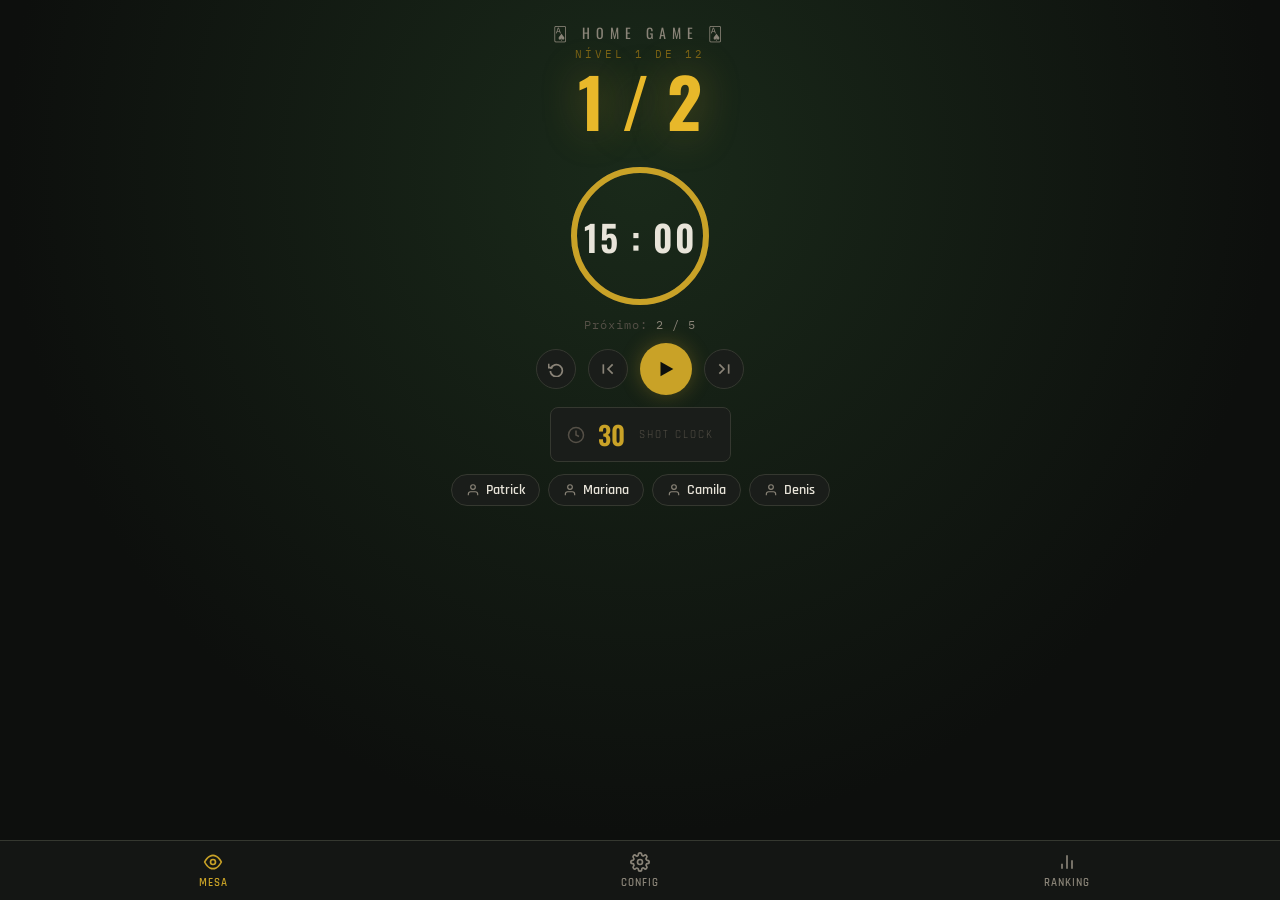
<file: index.html>
<!doctype html>
<html lang="pt-BR">
  <head>
    <meta charset="UTF-8" />
    <meta name="viewport" content="width=device-width, initial-scale=1.0" />
    <meta name="theme-color" content="#c9a227" />
    <meta name="application-name" content="Home Game Poker" />
    <meta name="apple-mobile-web-app-capable" content="yes" />
    <meta name="apple-mobile-web-app-status-bar-style" content="black-translucent" />
    <meta name="apple-mobile-web-app-title" content="Home Game Poker" />
    <link rel="manifest" href="manifest.json" />
    <link rel="icon" type="image/png" sizes="192x192" href="icon-192.png" />
    <link rel="apple-touch-icon" href="icon-192.png" />
    <title>Home Game Poker</title>
    <link
      href="https://fonts.googleapis.com/css2?family=Rajdhani:wght@400;500;600;700&family=Oswald:wght@400;600;700&family=IBM+Plex+Mono:wght@400;500&display=swap"
      rel="stylesheet"
    />
    <link rel="stylesheet" href="styles.css" />
  </head>
  <body>
    <!-- MESA PAGE START -->
    <div class="page active" id="page-mesa">
      <div id="mesa-center">
        <div class="title-bar">🂡 HOME GAME 🂡</div>
        <div class="level-label" id="level-label">NÍVEL 1 DE 12</div>
        <div class="blinds-display" id="blinds-display">1 / 2</div>
        <div class="ante-display" id="ante-display"></div>
        <div class="rebuy-alert" id="rebuy-alert">⛔ FIM DO RE-BUY</div>
        <div class="blind-message" id="blind-message"></div>

        <div class="clock-wrap">
          <svg class="clock-svg" viewBox="0 0 150 150">
            <circle class="clock-bg" cx="75" cy="75" r="66" />
            <circle
              class="clock-arc"
              cx="75"
              cy="75"
              r="66"
              id="clock-arc"
              stroke-dasharray="414.69"
              stroke-dashoffset="0"
            />
          </svg>
          <button
            class="next-blind-button"
            id="next-blind-btn"
            onclick="continueNextBlind()"
          >
            Próxima blind
          </button>
          <div class="clock-time" id="clock-time">15:00</div>
        </div>

        <div class="next-blind" id="next-blind">
          Próximo: <span>2 / 5</span>
        </div>

        <div class="controls">
          <button class="btn-ctrl" onclick="resetTimer()" title="Reiniciar">
            <svg
              viewBox="0 0 24 24"
              fill="none"
              stroke="currentColor"
              stroke-width="2.5"
            >
              <polyline points="1 4 1 10 7 10" />
              <path d="M3.51 15a9 9 0 1 0 .49-3.5" />
            </svg>
          </button>
          <button class="btn-ctrl" onclick="prevLevel()" title="Nível anterior">
            <svg
              viewBox="0 0 24 24"
              fill="none"
              stroke="currentColor"
              stroke-width="2.5"
            >
              <path d="M19 5l-7 7 7 7" />
              <line x1="5" y1="5" x2="5" y2="19" />
            </svg>
          </button>
          <button class="btn-play" id="btn-play" onclick="toggleTimer()">
            <svg id="icon-play" viewBox="0 0 24 24" fill="currentColor">
              <polygon points="6,4 20,12 6,20" />
            </svg>
            <svg
              id="icon-pause"
              viewBox="0 0 24 24"
              fill="currentColor"
              style="display: none"
            >
              <rect x="6" y="4" width="4" height="16" />
              <rect x="14" y="4" width="4" height="16" />
            </svg>
          </button>
          <button class="btn-ctrl" onclick="nextLevel()" title="Próximo nível">
            <svg
              viewBox="0 0 24 24"
              fill="none"
              stroke="currentColor"
              stroke-width="2.5"
            >
              <path d="M5 5l7 7-7 7" />
              <line x1="19" y1="5" x2="19" y2="19" />
            </svg>
          </button>
        </div>

        <div
          class="shot-clock-wrap"
          id="shot-clock-wrap"
          onclick="toggleShotClock()"
        >
          <svg
            viewBox="0 0 24 24"
            fill="none"
            stroke="currentColor"
            stroke-width="2"
            style="width: 18px; height: 18px; color: var(--text-muted)"
          >
            <circle cx="12" cy="12" r="10" />
            <polyline points="12 6 12 12 16 14" />
          </svg>
          <div class="shot-clock-num" id="shot-clock-num">30</div>
          <div class="shot-clock-label">SHOT CLOCK</div>
        </div>

        <div class="players-row" id="players-row"></div>
      </div>
    </div>

    <div class="interval-banner" id="interval-banner">
      <h2>☕ INTERVALO</h2>
      <p>
        PRÓXIMA BLIND:
        <span id="interval-next-blind" style="color: var(--gold)"></span>
      </p>
      <p
        id="interval-custom-text"
        style="
          color: var(--gold);
          font-size: 15px;
          text-align: center;
          margin-top: 10px;
          max-width: 340px;
          line-height: 1.5;
        "
      ></p>
      <button
        style="
          margin-top: 12px;
          background: var(--gold);
          border: none;
          color: var(--bg);
          padding: 10px 28px;
          border-radius: 8px;
          font-family: &quot;Rajdhani&quot;, sans-serif;
          font-size: 14px;
          font-weight: 700;
          letter-spacing: 2px;
          cursor: pointer;
        "
        onclick="skipInterval()"
      >
        CONTINUAR →
      </button>
    </div>

    <div class="champion-overlay" id="champion-overlay">
      <div class="champion-trophy">🏆</div>
      <p style="font-size: 14px; color: var(--text-muted); letter-spacing: 4px">
        CAMPEÃO
      </p>
      <h1 id="champion-name-overlay">—</h1>
      <button class="btn-close-champion" onclick="closeChampion()">
        FECHAR
      </button>
    </div>

    <div class="ctx-menu" id="ctx-menu">
      <div
        class="ctx-item gold"
        id="ctx-champion"
        onclick="ctxAction('champion')"
      >
        <svg viewBox="0 0 24 24" fill="currentColor">
          <path
            d="M12 2l2.4 7.4H22l-6.2 4.5 2.4 7.4L12 17.3l-6.2 4L8.2 13.9 2 9.4h7.6z"
          />
        </svg>
        Campeão
      </div>
      <div
        class="ctx-item danger"
        id="ctx-eliminate"
        onclick="ctxAction('eliminate')"
      >
        <svg
          viewBox="0 0 24 24"
          fill="none"
          stroke="currentColor"
          stroke-width="2"
        >
          <circle cx="12" cy="12" r="10" />
          <line x1="15" y1="9" x2="9" y2="15" />
          <line x1="9" y1="9" x2="15" y2="15" />
        </svg>
        Eliminar
      </div>
      <div
        class="ctx-item success"
        id="ctx-rebuy"
        onclick="ctxAction('rebuy')"
        style="display: none"
      >
        <svg
          viewBox="0 0 24 24"
          fill="none"
          stroke="currentColor"
          stroke-width="2"
        >
          <polyline points="17 1 21 5 17 9" />
          <path d="M3 11V9a4 4 0 0 1 4-4h14" />
          <polyline points="7 23 3 19 7 15" />
          <path d="M21 13v2a4 4 0 0 1-4 4H3" />
        </svg>
        Re-buy
      </div>
      <div
        class="ctx-item"
        id="ctx-restore"
        onclick="ctxAction('restore')"
        style="display: none"
      >
        <svg
          viewBox="0 0 24 24"
          fill="none"
          stroke="currentColor"
          stroke-width="2"
        >
          <polyline points="1 4 1 10 7 10" />
          <path d="M3.51 15a9 9 0 1 0 .49-3.5" />
        </svg>
        Restaurar
      </div>
    </div>
    <!-- MESA PAGE END -->

    <!-- CONFIG PAGE START -->
    <div class="page" id="page-config">
      <div class="page-header">CONFIGURAÇÕES</div>
      <div class="config-tabs">
        <button
          class="config-tab active"
          onclick="showConfigTab('blinds', this)"
        >
          BLINDS
        </button>
        <button class="config-tab" onclick="showConfigTab('jogadores', this)">
          JOGADORES
        </button>
        <button class="config-tab" onclick="showConfigTab('fichas', this)">
          FICHAS
        </button>
        <button class="config-tab" onclick="showConfigTab('sons', this)">
          SONS
        </button>
      </div>
      <div style="overflow-y: auto; flex: 1">
        <div class="config-panel active" id="panel-blinds">
          <div class="time-row">
            <label>TEMPO/NÍVEL (MIN)</label>
            <input
              type="number"
              id="level-time-input"
              value="15"
              min="1"
              max="120"
              style="max-width: 90px"
              oninput="updateLevelTime(this.value)"
            />
          </div>
          <div id="blinds-list"></div>
          <div class="add-row">
            <button class="btn-add-blind" onclick="addBlind()">
              <svg
                viewBox="0 0 24 24"
                fill="none"
                stroke="currentColor"
                stroke-width="2.5"
                style="width: 14px; height: 14px"
              >
                <line x1="12" y1="5" x2="12" y2="19" />
                <line x1="5" y1="12" x2="19" y2="12" />
              </svg>
              Nível
            </button>
            <button class="btn-add-interval" onclick="addInterval()">
              <svg
                viewBox="0 0 24 24"
                fill="none"
                stroke="currentColor"
                stroke-width="2.5"
                style="width: 14px; height: 14px"
              >
                <circle cx="12" cy="12" r="10" />
                <line x1="12" y1="8" x2="12" y2="12" />
                <line x1="12" y1="16" x2="12.01" y2="16" />
              </svg>
              Intervalo
            </button>
          </div>
        </div>
        <div class="config-panel" id="panel-jogadores">
          <div class="player-input-row">
            <input
              type="text"
              id="new-player-input"
              placeholder="Nome do jogador"
              onkeydown="if (event.key === 'Enter') addPlayer();"
            />
            <button class="btn-add-player" onclick="addPlayer()">+</button>
          </div>
          <div id="players-config-list"></div>
          <div class="player-count" id="player-count"></div>
        </div>
        <div class="config-panel" id="panel-fichas">
          <div class="chip-section-title">FICHAS DISPONÍVEIS (TOTAL)</div>
          <div id="chips-config-list"></div>
          <div class="stack-target-row">
            <label>STACK POR JOGADOR</label>
            <div
              style="
                display: flex;
                gap: 8px;
                align-items: center;
                margin-top: 6px;
              "
            >
              <input
                type="number"
                id="stack-target-input"
                min="0"
                style="
                  max-width: 140px;
                  background: var(--bg3);
                  border: 1px solid var(--border2);
                  color: var(--gold);
                  padding: 8px;
                  border-radius: 6px;
                  font-family: &quot;IBM Plex Mono&quot;, monospace;
                  font-size: 13px;
                "
                oninput="updateStackTarget(this.value)"
              />
              <div
                id="stack-per-player"
                style="
                  font-size: 13px;
                  color: var(--gold);
                  font-family: &quot;IBM Plex Mono&quot;, monospace;
                "
              ></div>
            </div>
          </div>
          <div class="stack-target-row" style="margin-top: 8px">
            <label>LIMITES DE USO DE FICHAS ALTAS</label>
            <div
              style="
                display: flex;
                gap: 8px;
                align-items: center;
                margin-top: 6px;
                flex-wrap: wrap;
              "
            >
              <div style="min-width: 180px">
                <div style="font-size: 12px; color: var(--text-muted)">
                  Usar fichas 500 a partir de
                </div>
                <input
                  type="number"
                  id="threshold-500-input"
                  min="0"
                  style="
                    max-width: 140px;
                    background: var(--bg3);
                    border: 1px solid var(--border2);
                    color: var(--gold);
                    padding: 8px;
                    border-radius: 6px;
                    font-family: &quot;IBM Plex Mono&quot;, monospace;
                    font-size: 13px;
                  "
                  onchange="updateThresholdUse500(this.value)"
                />
              </div>
              <div style="min-width: 180px">
                <div style="font-size: 12px; color: var(--text-muted)">
                  Usar fichas 1000 a partir de
                </div>
                <input
                  type="number"
                  id="threshold-1000-input"
                  min="0"
                  style="
                    max-width: 140px;
                    background: var(--bg3);
                    border: 1px solid var(--border2);
                    color: var(--gold);
                    padding: 8px;
                    border-radius: 6px;
                    font-family: &quot;IBM Plex Mono&quot;, monospace;
                    font-size: 13px;
                  "
                  onchange="updateThresholdUse1000(this.value)"
                />
              </div>
            </div>
          </div>
          <div class="chip-section-title">DISTRIBUIÇÃO POR JOGADOR</div>
          <table class="chip-dist-table">
            <thead>
              <tr>
                <th>FICHA</th>
                <th>P/JOGADOR</th>
                <th>USADAS</th>
                <th>RESERVA</th>
              </tr>
            </thead>
            <tbody id="chip-dist-tbody"></tbody>
          </table>
          <div class="reserva-total">
            <span
              style="
                font-size: 12px;
                color: var(--text-muted);
                letter-spacing: 1px;
              "
              >Reserva (rebuy + color up)</span
            >
            <span id="reserva-total-val">—</span>
          </div>
          <div class="reserva-total" style="margin-top: 8px; gap: 10px">
            <span
              style="
                font-size: 12px;
                color: var(--text-muted);
                letter-spacing: 1px;
              "
              >Retornos completos possíveis</span
            >
            <span id="retornos-possiveis">—</span>
          </div>
            <div
              id="test-results"
              style="margin-top: 12px; color: var(--text-dim); font-size: 13px"
            ></div>
          </div>
        </div>
        <div class="config-panel" id="panel-sons">
          <div class="sounds-section">
            <h3>SOM — FIM DE BLIND</h3>
            <div class="sound-chips" id="sound-blind-chips"></div>
          </div>
          <div class="sounds-section">
            <h3>SOM — SHOT CLOCK (30S)</h3>
            <div class="sound-chips" id="sound-shot-chips"></div>
          </div>
          <div class="sounds-section">
            <h3>SOM — CAMPEÃO</h3>
            <div class="sound-chips" id="sound-champion-chips"></div>
          </div>
        </div>
      </div>
    </div>
    <!-- CONFIG PAGE END -->

    <!-- RANKING PAGE START -->
    <div class="page" id="page-ranking">
      <div class="page-header">
        RANKING
        <span
          style="
            font-size: 13px;
            color: var(--text-muted);
            display: block;
            letter-spacing: 3px;
            font-family: &quot;Rajdhani&quot;, sans-serif;
            margin-top: 4px;
          "
          >Hall da Fama</span
        >
      </div>
      <div class="champion-input-row">
        <select id="victory-select">
          <option value="">Selecionar campeão...</option>
        </select>
        <button class="btn-victory" onclick="addVictory()">
          <svg
            viewBox="0 0 24 24"
            fill="currentColor"
            style="width: 16px; height: 16px"
          >
            <path
              d="M12 2l2.4 7.4H22l-6.2 4.5 2.4 7.4L12 17.3l-6.2 4L8.2 13.9 2 9.4h7.6z"
            />
          </svg>
          Vitória
        </button>
      </div>
      <div style="padding: 16px; flex: 1; overflow-y: auto">
        <div id="ranking-list"></div>
      </div>
    </div>
    <!-- RANKING PAGE END -->

    <!-- NAV MENU START -->
    <nav>
      <button class="active" onclick="showPage('mesa', this)">
        <svg
          viewBox="0 0 24 24"
          fill="none"
          stroke="currentColor"
          stroke-width="2"
        >
          <circle cx="12" cy="12" r="3" />
          <path d="M2 12s4-8 10-8 10 8 10 8-4 8-10 8-10-8-10-8z" />
        </svg>
        MESA
      </button>
      <button onclick="showPage('config', this)">
        <svg
          viewBox="0 0 24 24"
          fill="none"
          stroke="currentColor"
          stroke-width="2"
        >
          <circle cx="12" cy="12" r="3" />
          <path
            d="M19.4 15a1.65 1.65 0 0 0 .33 1.82l.06.06a2 2 0 0 1-2.83 2.83l-.06-.06a1.65 1.65 0 0 0-1.82-.33 1.65 1.65 0 0 0-1 1.51V21a2 2 0 0 1-4 0v-.09A1.65 1.65 0 0 0 9 19.4a1.65 1.65 0 0 0-1.82.33l-.06.06a2 2 0 0 1-2.83-2.83l.06-.06A1.65 1.65 0 0 0 4.68 15a1.65 1.65 0 0 0-1.51-1H3a2 2 0 0 1 0-4h.09A1.65 1.65 0 0 0 4.6 9a1.65 1.65 0 0 0-.33-1.82l-.06-.06a2 2 0 0 1 2.83-2.83l.06.06A1.65 1.65 0 0 0 9 4.68a1.65 1.65 0 0 0 1-1.51V3a2 2 0 0 1 4 0v.09a1.65 1.65 0 0 0 1 1.51 1.65 1.65 0 0 0 1.82-.33l.06-.06a2 2 0 0 1 2.83 2.83l-.06.06A1.65 1.65 0 0 0 19.4 9a1.65 1.65 0 0 0 1.51 1H21a2 2 0 0 1 0 4h-.09a1.65 1.65 0 0 0-1.51 1z"
          />
        </svg>
        CONFIG
      </button>
      <button onclick="showPage('ranking', this)">
        <svg
          viewBox="0 0 24 24"
          fill="none"
          stroke="currentColor"
          stroke-width="2"
        >
          <polyline points="18 20 18 10" />
          <polyline points="12 20 12 4" />
          <polyline points="6 20 6 14" />
        </svg>
        RANKING
      </button>
    </nav>
    <!-- NAV MENU END -->

    <script src="app.js?v=20260802-3"></script>
  </body>
</html>
</file>
<file: styles.css>
:root {
  --bg: #0d0f0d;
  --bg2: #141614;
  --bg3: #1a1d1a;
  --bg4: #202420;
  --gold: #c9a227;
  --gold2: #e8b82a;
  --gold-dim: #7a6215;
  --green: #2d5a27;
  --green2: #3d7a35;
  --red: #8b2020;
  --red2: #b52929;
  --amber: #d97706;
  --amber2: #fbbf24;
  --text: #e8e4d9;
  --text-dim: #8a8478;
  --text-muted: #555047;
  --border: #2a2d2a;
  --border2: #353830;
}

* {
  margin: 0;
  padding: 0;
  box-sizing: border-box;
}

html,
body {
  height: 100%;
  background: var(--bg);
  color: var(--text);
  font-family: "Rajdhani", sans-serif;
  overflow: hidden;
}

/* scrollbar */
::-webkit-scrollbar {
  width: 4px;
}
::-webkit-scrollbar-track {
  background: var(--bg);
}
::-webkit-scrollbar-thumb {
  background: var(--border2);
  border-radius: 2px;
}

nav {
  position: fixed;
  bottom: 0;
  left: 0;
  right: 0;
  z-index: 100;
  display: flex;
  background: var(--bg2);
  border-top: 1px solid var(--border2);
  height: 60px;
}
nav button {
  flex: 1;
  background: none;
  border: none;
  color: var(--text-dim);
  font-family: "Rajdhani", sans-serif;
  font-size: 11px;
  font-weight: 600;
  letter-spacing: 1px;
  text-transform: uppercase;
  cursor: pointer;
  display: flex;
  flex-direction: column;
  align-items: center;
  justify-content: center;
  gap: 4px;
  transition: color 0.2s;
}
nav button.active {
  color: var(--gold);
}
nav button svg {
  width: 20px;
  height: 20px;
}

.page {
  display: none;
  position: fixed;
  inset: 0;
  bottom: 60px;
  overflow-y: auto;
}
.page.active {
  display: flex;
  flex-direction: column;
}

#page-mesa {
  align-items: center;
  justify-content: flex-start;
  background: radial-gradient(
    ellipse at 50% 20%,
    #1a2a1a 0%,
    var(--bg) 70%
  );
  padding: 12px 16px 16px;
  overflow-y: auto;
}
#mesa-center {
  display: flex;
  flex-direction: column;
  align-items: center;
  width: 100%;
}

.title-bar {
  text-align: center;
  padding: 10px 16px 4px;
  font-family: "Oswald", sans-serif;
  font-size: 14px;
  letter-spacing: 6px;
  color: var(--text-dim);
  text-transform: uppercase;
}
.level-label {
  font-family: "IBM Plex Mono", monospace;
  font-size: 11px;
  letter-spacing: 3px;
  color: var(--gold-dim);
  text-transform: uppercase;
  margin-bottom: 6px;
}
.blinds-display {
  font-family: "Oswald", sans-serif;
  font-size: 68px;
  font-weight: 700;
  color: var(--gold2);
  line-height: 1;
  margin-bottom: 2px;
  text-shadow: 0 0 40px rgba(201, 162, 39, 0.4);
  text-align: center;
}
.ante-display {
  font-size: 13px;
  color: var(--text-dim);
  letter-spacing: 2px;
  font-family: "IBM Plex Mono", monospace;
  margin-bottom: 6px;
  min-height: 18px;
}

.rebuy-alert {
  display: none;
  background: rgba(139, 32, 32, 0.25);
  border: 1px solid var(--red2);
  border-radius: 8px;
  padding: 7px 16px;
  margin-bottom: 8px;
  font-size: 12px;
  font-weight: 600;
  letter-spacing: 2px;
  color: var(--red2);
  text-transform: uppercase;
  text-align: center;
  animation: blink-border 2s ease-in-out infinite;
}
.rebuy-alert.show {
  display: block;
}
@keyframes blink-border {
  0%,
  100% {
    box-shadow: 0 0 0 rgba(181, 41, 41, 0);
  }
  50% {
    box-shadow: 0 0 12px rgba(181, 41, 41, 0.4);
  }
}

.clock-wrap {
  position: relative;
  width: 150px;
  height: 150px;
  margin: 0 auto 6px;
}
.clock-svg {
  width: 150px;
  height: 150px;
  transform: rotate(-90deg);
}
.clock-bg {
  fill: none;
  stroke: var(--border2);
  stroke-width: 6;
}
.clock-arc {
  fill: none;
  stroke: var(--gold);
  stroke-width: 6;
  stroke-linecap: round;
  transition: stroke-dashoffset 1s linear;
}
.clock-time {
  position: absolute;
  inset: 0;
  display: flex;
  align-items: center;
  justify-content: center;
  font-family: "Oswald", sans-serif;
  font-size: 36px;
  font-weight: 600;
  color: var(--text);
  letter-spacing: 2px;
}
.next-blind-button {
  position: absolute;
  left: 50%;
  top: 50%;
  transform: translate(-50%, -50%);
  display: none;
  align-items: center;
  justify-content: center;
  width: 130px;
  height: 36px;
  border: none;
  border-radius: 999px;
  background: var(--gold);
  color: var(--bg);
  font-family: "Rajdhani", sans-serif;
  font-size: 13px;
  font-weight: 700;
  letter-spacing: 1px;
  text-transform: uppercase;
  cursor: pointer;
  z-index: 2;
  transition:
    transform 0.15s ease,
    opacity 0.15s ease;
}
.next-blind-button.show {
  display: flex;
}
.drag-handle {
  background: none;
  border: none;
  cursor: grab;
  color: var(--text-dim);
  padding: 6px;
  border-radius: 8px;
  display: inline-flex;
  align-items: center;
  justify-content: center;
}
.drag-handle:hover {
  color: var(--gold);
}
.drag-over {
  outline: 2px dashed var(--gold);
  outline-offset: -2px;
}

.next-blind {
  font-size: 12px;
  color: var(--text-muted);
  text-align: center;
  margin-bottom: 10px;
  font-family: "IBM Plex Mono", monospace;
  letter-spacing: 1px;
  min-height: 16px;
}
.next-blind span {
  color: var(--text-dim);
}

.controls {
  display: flex;
  align-items: center;
  justify-content: center;
  gap: 12px;
  margin-bottom: 12px;
}
.btn-ctrl {
  background: var(--bg3);
  border: 1px solid var(--border2);
  color: var(--text-dim);
  width: 40px;
  height: 40px;
  border-radius: 50%;
  cursor: pointer;
  display: flex;
  align-items: center;
  justify-content: center;
  transition: all 0.15s;
}
.btn-ctrl:hover {
  border-color: var(--gold-dim);
  color: var(--gold);
}
.btn-ctrl svg {
  width: 16px;
  height: 16px;
}
.btn-play {
  background: var(--gold);
  border: none;
  color: var(--bg);
  width: 52px;
  height: 52px;
  border-radius: 50%;
  cursor: pointer;
  display: flex;
  align-items: center;
  justify-content: center;
  transition: all 0.15s;
  box-shadow: 0 0 20px rgba(201, 162, 39, 0.3);
}
.btn-play:hover {
  background: var(--gold2);
  box-shadow: 0 0 30px rgba(201, 162, 39, 0.5);
}
.btn-play svg {
  width: 22px;
  height: 22px;
}

.shot-clock-wrap {
  display: flex;
  align-items: center;
  gap: 10px;
  background: var(--bg3);
  border: 1px solid var(--border2);
  border-radius: 8px;
  padding: 7px 16px;
  cursor: pointer;
  margin-bottom: 12px;
  transition: all 0.15s;
  user-select: none;
}
.shot-clock-wrap:hover {
  border-color: var(--gold-dim);
}
.shot-clock-wrap.running {
  border-color: var(--gold);
  box-shadow: 0 0 12px rgba(201, 162, 39, 0.2);
}
.shot-clock-wrap.urgent {
  border-color: var(--red2);
  box-shadow: 0 0 12px rgba(181, 41, 41, 0.3);
}
.shot-clock-num {
  font-family: "Oswald", sans-serif;
  font-size: 26px;
  font-weight: 600;
  color: var(--gold);
  min-width: 34px;
  text-align: center;
}
.shot-clock-wrap.urgent .shot-clock-num {
  color: var(--red2);
}
.shot-clock-label {
  font-size: 11px;
  letter-spacing: 2px;
  color: var(--text-muted);
  text-transform: uppercase;
}

.players-row {
  display: flex;
  flex-wrap: wrap;
  gap: 8px;
  justify-content: center;
  max-width: 480px;
  width: 100%;
}
.player-chip {
  display: flex;
  align-items: center;
  gap: 6px;
  background: var(--bg3);
  border: 1px solid var(--border2);
  border-radius: 20px;
  padding: 6px 14px;
  cursor: pointer;
  transition: all 0.15s;
  font-size: 14px;
  font-weight: 600;
}
.player-chip:hover {
  border-color: var(--gold-dim);
}
.player-chip.eliminated {
  opacity: 0.3;
  border-color: var(--border);
  background: var(--bg2);
}
.player-chip.rebought {
  border-color: var(--amber);
  background: rgba(217, 119, 6, 0.18);
  color: var(--amber2);
  box-shadow: 0 0 10px rgba(217, 119, 6, 0.25);
}
.player-chip.rebought svg {
  color: var(--amber);
}
.player-chip.champion {
  border-color: var(--gold);
  background: rgba(201, 162, 39, 0.15);
  box-shadow: 0 0 16px rgba(201, 162, 39, 0.3);
}
.player-chip svg {
  width: 14px;
  height: 14px;
  color: var(--text-dim);
}
.player-chip.champion svg {
  color: var(--gold);
}

.interval-banner {
  display: none;
  position: fixed;
  inset: 0;
  bottom: 60px;
  z-index: 50;
  background: rgba(0, 0, 0, 0.9);
  align-items: center;
  justify-content: center;
  flex-direction: column;
  gap: 12px;
}
.interval-banner.show {
  display: flex;
}
.interval-banner h2 {
  font-family: "Oswald", sans-serif;
  font-size: 36px;
  color: var(--gold2);
  letter-spacing: 6px;
}
.interval-sub {
  font-family: "IBM Plex Mono", monospace;
  font-size: 32px;
  color: var(--text-dim);
  letter-spacing: 3px;
}
.interval-banner p {
  color: var(--text-muted);
  letter-spacing: 2px;
  font-size: 12px;
}

.blind-message {
  display: none;
  padding: 12px 16px;
  margin: 8px auto 0;
  max-width: 520px;
  border-radius: 10px;
  background: rgba(255, 213, 79, 0.12);
  color: var(--gold2);
  font-size: 14px;
  text-align: center;
  line-height: 1.4;
}
.blind-message.show {
  display: block;
}

.champion-overlay {
  display: none;
  position: fixed;
  inset: 0;
  z-index: 200;
  background: rgba(0, 0, 0, 0.92);
  align-items: center;
  justify-content: center;
  flex-direction: column;
  gap: 16px;
}
.champion-overlay.show {
  display: flex;
}
.champion-trophy {
  font-size: 80px;
  animation: pulse 1.5s ease-in-out infinite;
}
@keyframes pulse {
  0%,
  100% {
    transform: scale(1);
  }
  50% {
    transform: scale(1.1);
  }
}
.champion-overlay h1 {
  font-family: "Oswald", sans-serif;
  font-size: 48px;
  color: var(--gold2);
  letter-spacing: 6px;
  text-align: center;
}
.btn-close-champion {
  margin-top: 12px;
  background: var(--bg3);
  border: 1px solid var(--gold-dim);
  color: var(--gold);
  font-family: "Rajdhani", sans-serif;
  font-size: 14px;
  letter-spacing: 2px;
  padding: 10px 28px;
  border-radius: 6px;
  cursor: pointer;
}

.ctx-menu {
  display: none;
  position: fixed;
  z-index: 300;
  background: var(--bg2);
  border: 1px solid var(--border2);
  border-radius: 10px;
  min-width: 160px;
  overflow: hidden;
  box-shadow: 0 8px 32px rgba(0, 0, 0, 0.8);
}
.ctx-menu.show {
  display: block;
}
.ctx-item {
  padding: 11px 18px;
  cursor: pointer;
  font-size: 14px;
  font-weight: 500;
  display: flex;
  align-items: center;
  gap: 10px;
  color: var(--text);
  transition: background 0.1s;
}
.ctx-item:hover {
  background: var(--bg3);
}
.ctx-item.danger {
  color: var(--red2);
}
.ctx-item.success {
  color: var(--green2);
}
.ctx-item.gold {
  color: var(--gold);
}
.ctx-item svg {
  width: 14px;
  height: 14px;
}

#page-config {
  background: var(--bg);
}

.page-header {
  text-align: center;
  padding: 20px 16px 12px;
  font-family: "Oswald", sans-serif;
  font-size: 20px;
  letter-spacing: 4px;
  color: var(--text);
  border-bottom: 1px solid var(--border);
}

.config-tabs {
  display: flex;
  border-bottom: 1px solid var(--border);
  background: var(--bg2);
  position: sticky;
  top: 0;
  z-index: 10;
}
.config-tab {
  flex: 1;
  padding: 11px 4px;
  background: none;
  border: none;
  color: var(--text-dim);
  font-family: "Rajdhani", sans-serif;
  font-size: 11px;
  font-weight: 600;
  letter-spacing: 1.5px;
  text-transform: uppercase;
  cursor: pointer;
  border-bottom: 2px solid transparent;
  transition: all 0.15s;
}
.config-tab.active {
  color: var(--gold);
  border-bottom-color: var(--gold);
}
.config-panel {
  display: none;
  padding: 16px;
}
.config-panel.active {
  display: block;
}

input[type="number"],
input[type="text"] {
  background: var(--bg3);
  border: 1px solid var(--border2);
  color: var(--text);
  padding: 8px 10px;
  border-radius: 6px;
  font-family: "IBM Plex Mono", monospace;
  font-size: 13px;
  width: 100%;
}
input[type="number"]:focus,
input[type="text"]:focus {
  outline: none;
  border-color: var(--gold-dim);
}

.btn-icon {
  background: none;
  border: none;
  cursor: pointer;
  color: var(--text-muted);
  padding: 4px;
  border-radius: 4px;
  transition: color 0.15s;
}
.btn-icon:hover {
  color: var(--red2);
}

.time-row {
  display: flex;
  align-items: center;
  gap: 10px;
  margin-bottom: 16px;
}
.time-row label {
  font-size: 12px;
  color: var(--text-muted);
  letter-spacing: 1px;
  min-width: 80px;
  white-space: nowrap;
}

.blind-row {
  background: var(--bg2);
  border: 1px solid var(--border);
  border-radius: 10px;
  padding: 12px;
  margin-bottom: 10px;
}
.blind-row-header {
  display: flex;
  align-items: center;
  justify-content: space-between;
  margin-bottom: 10px;
}
.blind-num {
  font-family: "IBM Plex Mono", monospace;
  font-size: 12px;
  color: var(--text-muted);
}
.blind-fields {
  display: grid;
  grid-template-columns: 1fr 1fr 1fr;
  gap: 8px;
}
.blind-fields label {
  font-size: 10px;
  color: var(--text-muted);
  letter-spacing: 1px;
  display: block;
  margin-bottom: 3px;
}

.interval-row {
  background: var(--bg2);
  border: 1px solid var(--gold-dim);
  border-radius: 10px;
  padding: 12px 16px;
  margin-bottom: 10px;
  display: flex;
  align-items: center;
  gap: 10px;
  color: var(--gold);
}

.rebuy-end-toggle {
  display: flex;
  align-items: center;
  gap: 6px;
  margin-top: 8px;
  font-size: 12px;
  color: var(--text-muted);
  cursor: pointer;
}
.rebuy-end-toggle input {
  accent-color: var(--gold);
}
.rebuy-end-badge {
  display: inline-block;
  background: rgba(139, 32, 32, 0.3);
  border: 1px solid var(--red2);
  color: var(--red2);
  font-size: 10px;
  letter-spacing: 1px;
  padding: 2px 7px;
  border-radius: 4px;
}

.add-row {
  display: flex;
  gap: 10px;
  margin-top: 4px;
}
.btn-add-blind,
.btn-add-interval {
  display: flex;
  align-items: center;
  gap: 8px;
  justify-content: center;
  padding: 10px;
  border-radius: 8px;
  cursor: pointer;
  font-family: "Rajdhani", sans-serif;
  font-size: 13px;
  font-weight: 600;
  letter-spacing: 1px;
  border: 1px dashed;
  width: 48%;
  background: none;
  transition: all 0.15s;
}
.btn-add-blind {
  color: var(--text-dim);
  border-color: var(--border2);
}
.btn-add-blind:hover {
  border-color: var(--gold-dim);
  color: var(--gold);
}
.btn-add-interval {
  color: var(--gold-dim);
  border-color: var(--gold-dim);
}
.btn-add-interval:hover {
  border-color: var(--gold);
  color: var(--gold);
}

.player-input-row {
  display: flex;
  gap: 8px;
  margin-bottom: 14px;
}
.player-input-row input {
  flex: 1;
}
.btn-add-player {
  background: var(--gold);
  border: none;
  color: var(--bg);
  width: 40px;
  height: 40px;
  border-radius: 8px;
  cursor: pointer;
  font-size: 20px;
  font-weight: bold;
  display: flex;
  align-items: center;
  justify-content: center;
  flex-shrink: 0;
  transition: background 0.15s;
}
.btn-add-player:hover {
  background: var(--gold2);
}

.player-list-item {
  display: flex;
  align-items: center;
  background: var(--bg2);
  border: 1px solid var(--border);
  border-radius: 8px;
  padding: 12px 14px;
  margin-bottom: 8px;
}
.player-list-item svg {
  width: 16px;
  height: 16px;
  color: var(--gold-dim);
  margin-right: 10px;
  flex-shrink: 0;
}
.player-count {
  text-align: center;
  font-size: 12px;
  color: var(--text-muted);
  margin-top: 8px;
  letter-spacing: 1px;
}

.chip-row {
  display: flex;
  align-items: center;
  gap: 10px;
  margin-bottom: 10px;
}
.chip-dot {
  width: 14px;
  height: 14px;
  border-radius: 50%;
  flex-shrink: 0;
}
.chip-value {
  font-family: "IBM Plex Mono", monospace;
  font-size: 13px;
  min-width: 40px;
  color: var(--gold);
}
.chip-input {
  flex: 1;
}

.stack-target-row {
  background: var(--bg2);
  border: 1px solid var(--border2);
  border-radius: 10px;
  padding: 14px;
  margin-bottom: 16px;
}
.stack-target-row label {
  font-size: 12px;
  color: var(--text-muted);
  letter-spacing: 1px;
  display: block;
  margin-bottom: 8px;
}

.chip-dist-table {
  width: 100%;
  margin-top: 8px;
  border-collapse: collapse;
}
.chip-dist-table th {
  text-align: left;
  font-size: 10px;
  color: var(--text-muted);
  letter-spacing: 1px;
  padding: 4px 6px;
}
.chip-dist-table td {
  font-size: 13px;
  padding: 6px 6px;
  border-top: 1px solid var(--border);
  vertical-align: middle;
}
.chip-dist-table td:nth-child(3),
.chip-dist-table td:nth-child(4) {
  color: var(--text-dim);
  font-family: "IBM Plex Mono", monospace;
  font-size: 12px;
}

.per-player-val input {
  background: rgba(201, 162, 39, 0.1);
  border: 1px solid var(--gold-dim);
  color: var(--gold);
  font-size: 13px;
  width: 60px;
  padding: 4px 6px;
  text-align: center;
  border-radius: 4px;
  font-family: "IBM Plex Mono", monospace;
}

.chip-section-title {
  font-size: 11px;
  color: var(--text-muted);
  letter-spacing: 2px;
  text-transform: uppercase;
  margin: 14px 0 8px;
}
.reserva-total {
  background: var(--bg2);
  border-radius: 8px;
  padding: 10px 14px;
  display: flex;
  justify-content: space-between;
  align-items: center;
  margin-top: 10px;
}
.reserva-total span:last-child {
  font-family: "IBM Plex Mono", monospace;
  color: var(--gold);
  font-size: 14px;
}

.sounds-section {
  margin-bottom: 24px;
}
.sounds-section h3 {
  font-size: 11px;
  color: var(--text-muted);
  letter-spacing: 2px;
  text-transform: uppercase;
  margin-bottom: 12px;
}
.sound-chips {
  display: flex;
  flex-wrap: wrap;
  gap: 8px;
}
.sound-chip {
  display: flex;
  align-items: center;
  gap: 6px;
  background: var(--bg3);
  border: 1px solid var(--border2);
  border-radius: 20px;
  padding: 7px 14px;
  cursor: pointer;
  font-size: 13px;
  font-weight: 600;
  transition: all 0.15s;
  color: var(--text-dim);
}
.sound-chip:hover {
  border-color: var(--gold-dim);
  color: var(--text);
}
.sound-chip.active {
  border-color: var(--gold);
  color: var(--gold);
  background: rgba(201, 162, 39, 0.1);
}

#page-ranking {
  background: var(--bg);
}

.ranking-item {
  display: flex;
  align-items: center;
  gap: 12px;
  background: var(--bg2);
  border: 1px solid var(--border);
  border-radius: 10px;
  padding: 14px 16px;
  margin-bottom: 10px;
}
.emoji-rank {
  font-size: 22px;
  min-width: 30px;
  text-align: center;
}
.rank-name {
  flex: 1;
  font-size: 16px;
  font-weight: 600;
}
.rank-wins {
  font-family: "Oswald", sans-serif;
  font-size: 28px;
  color: var(--gold2);
  min-width: 36px;
  text-align: center;
}
.rank-btns {
  display: flex;
  gap: 6px;
}
.rank-btn {
  width: 28px;
  height: 28px;
  border-radius: 6px;
  border: 1px solid var(--border2);
  background: var(--bg3);
  color: var(--text-dim);
  cursor: pointer;
  font-size: 16px;
  display: flex;
  align-items: center;
  justify-content: center;
  transition: all 0.15s;
}
.rank-btn:hover {
  border-color: var(--gold-dim);
  color: var(--gold);
}
.rank-btn.minus:hover {
  border-color: var(--red2);
  color: var(--red2);
}
.rank-btn.delete:hover {
  border-color: var(--red2);
  color: var(--red2);
}

.champion-input-row {
  display: flex;
  gap: 8px;
  padding: 16px;
  border-bottom: 1px solid var(--border);
}
.champion-input-row select {
  flex: 1;
  background: var(--bg3);
  border: 1px solid var(--border2);
  color: var(--text);
  padding: 8px 10px;
  border-radius: 6px;
  font-family: "Rajdhani", sans-serif;
  font-size: 14px;
}
.champion-input-row select:focus {
  outline: none;
  border-color: var(--gold-dim);
}
</file>
